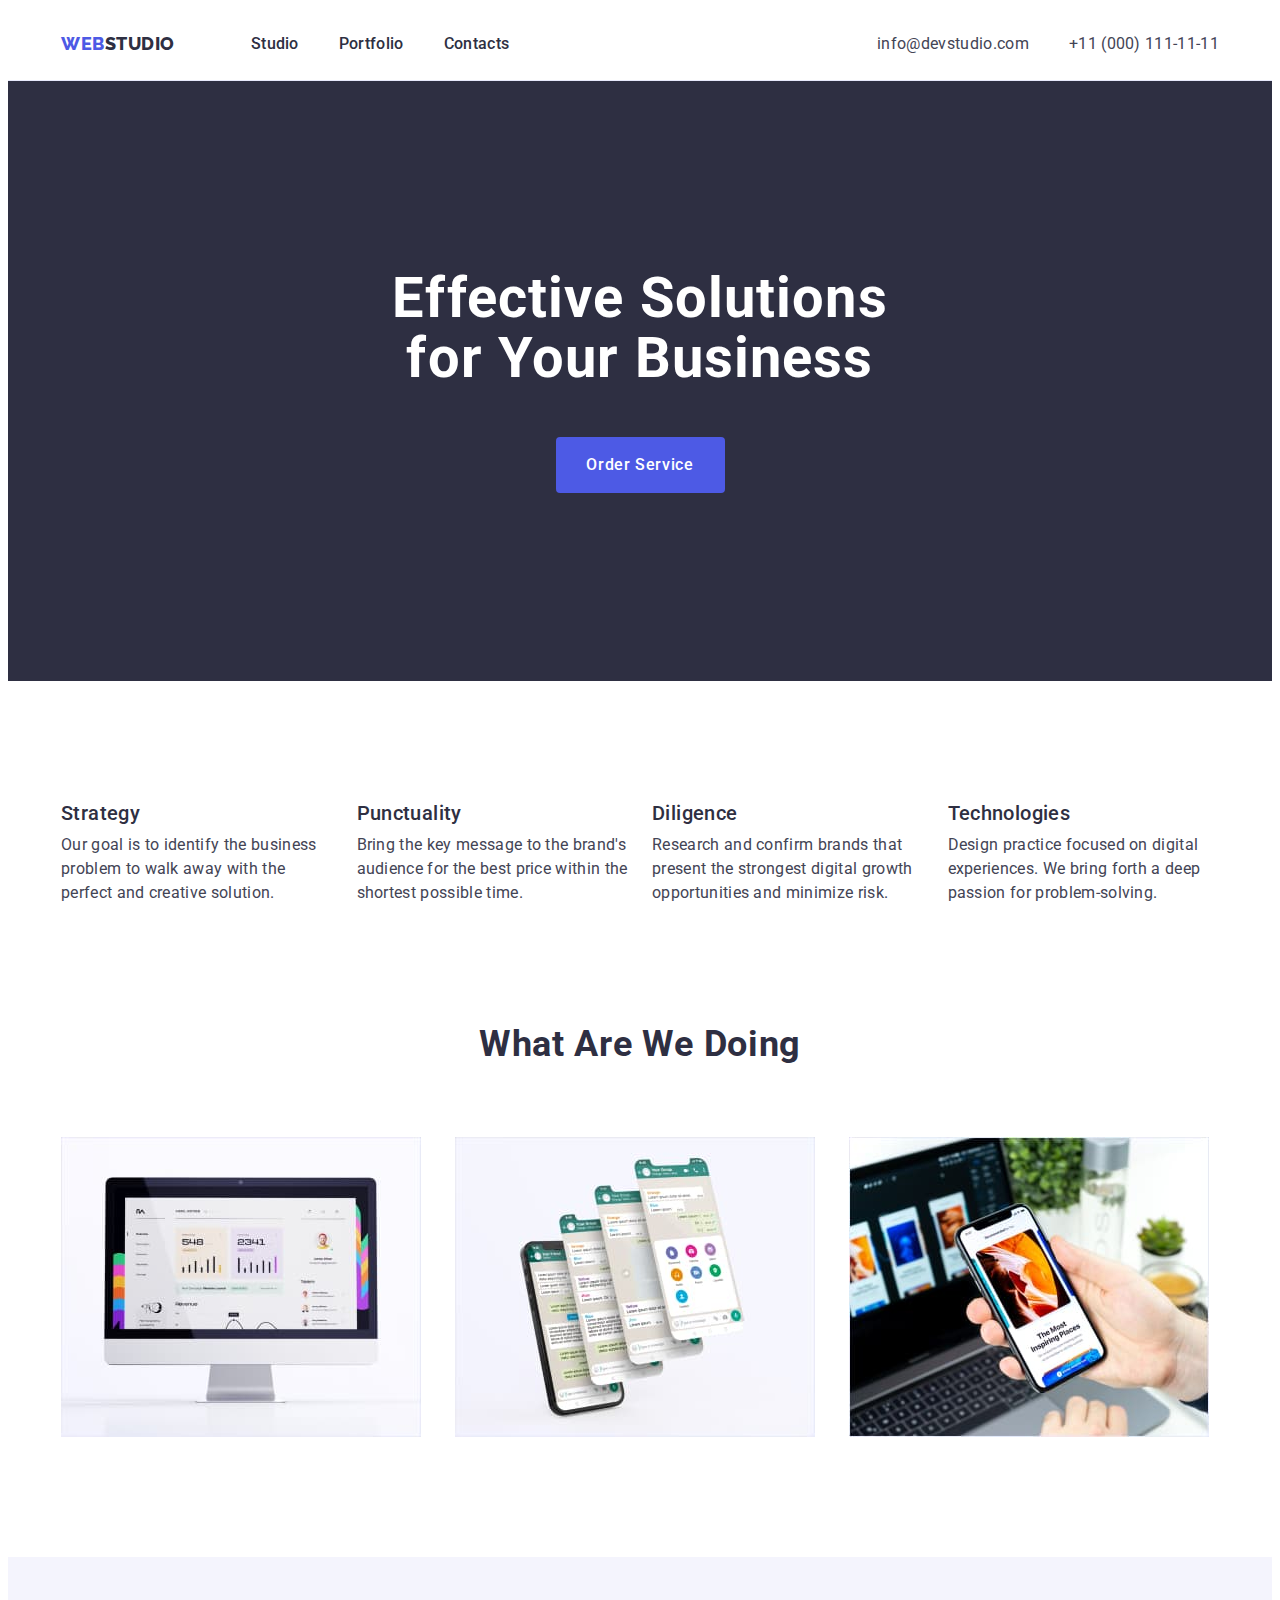
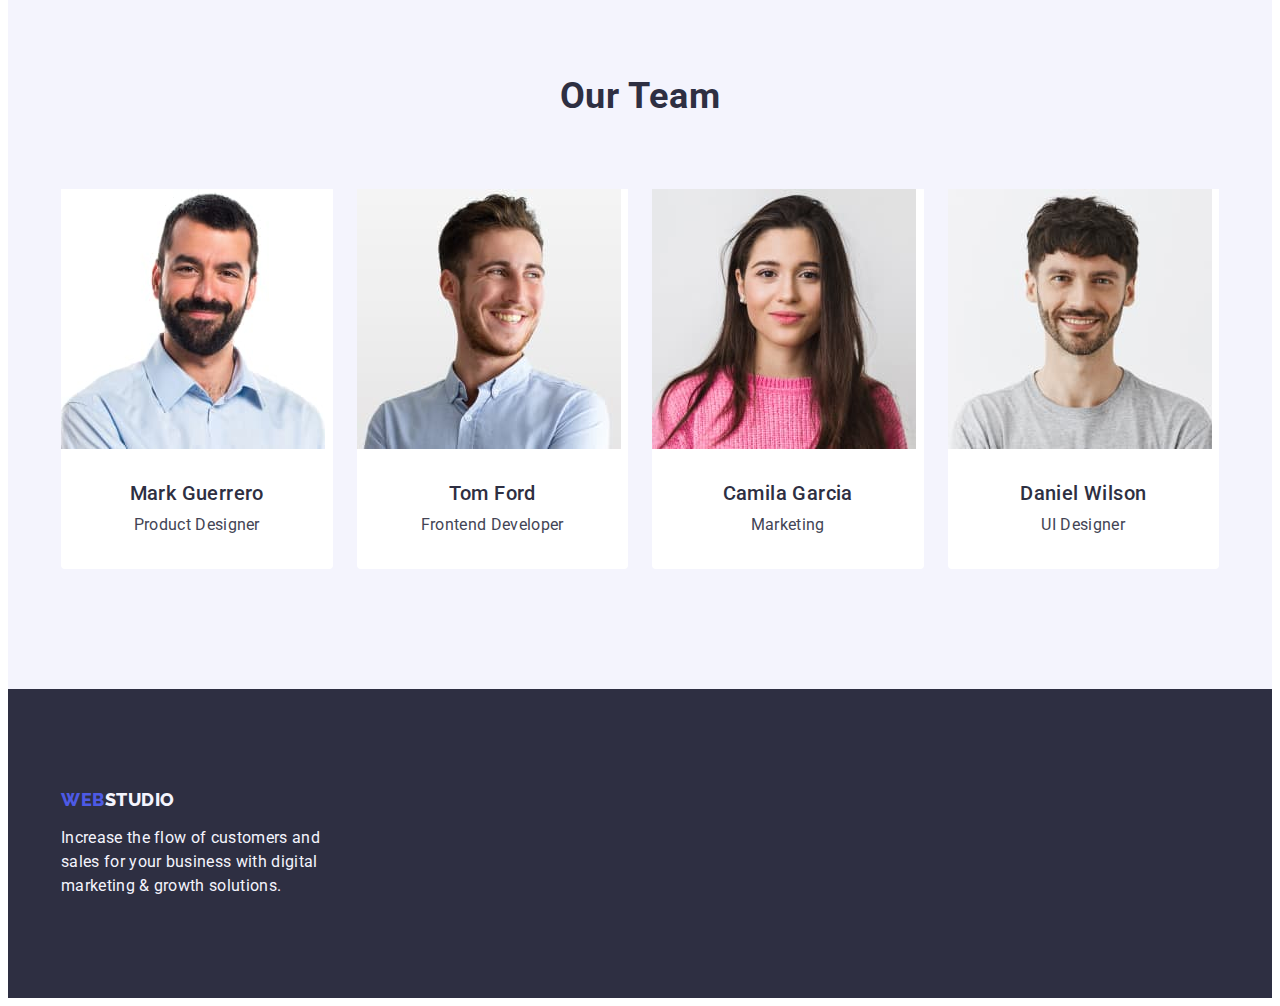
<file: index.html>
<!DOCTYPE html>
<html lang="en">
  <head>
    <meta charset="UTF-8" />
    <meta http-equiv="X-UA-Compatible" content="IE=edge" />
    <meta name="viewport" content="width=device-width, initial-scale=1.0" />
    <link rel="preconnect" href="https://fonts.googleapis.com" />
    <link rel="preconnect" href="https://fonts.gstatic.com" crossorigin />
    <link
      href="https://fonts.googleapis.com/css2?family=Raleway:wght@800&family=Roboto:wght@400;500;700&display=swap"
      rel="stylesheet"
    />
    <title>Web Studio</title>
    <link
      rel="stylesheet"
      href="https://cdnjs.cloudflare.com/ajax/libs/modern-normalize/2.0.0/modern-normalize.min.css"
      integrity="sha512-4xo8blKMVCiXpTaLzQSLSw3KFOVPWhm/TRtuPVc4WG6kUgjH6J03IBuG7JZPkcWMxJ5huwaBpOpnwYElP/m6wg=="
      crossorigin="anonymous"
      referrerpolicy="no-referrer"
    />
    <link rel="stylesheet" href="./css/styles.css" />
  </head>
  <body>
    <header class="header">
      <div class="container header-container">
        <nav class="header-nav">
          <a href="./index.html" class="header-logo link"
            >Web<span class="header-logo-dark">Studio</span></a
          >
          <ul class="header-menu list">
            <li class="header-menu-item">
              <a class="header-menu-link link" href="./index.html">Studio</a>
            </li>
            <li class="header-menu-item">
              <a href="./portfolio.html" class="header-menu-link link"
                >Portfolio</a
              >
            </li>
            <li class="header-menu-item">
              <a href="" class="header-menu-link link">Contacts</a>
            </li>
          </ul>
        </nav>
        <address class="address">
          <ul class="address-list list">
            <li class="address-list-item">
              <a href="mailto:info@devstudio.com" class="address-list-link link"
                >info@devstudio.com</a
              >
            </li>
            <li class="address-list-item">
              <a href="tel:+110001111111" class="address-list-link link"
                >+11 (000) 111-11-11</a
              >
            </li>
          </ul>
        </address>
      </div>
    </header>

    <main>
      <section class="hero">
        <div class="container hero-container">
          <h1 class="hero-title">Effective Solutions for Your Business</h1>
          <button class="hero-button button-active" type="button">
            Order Service
          </button>
        </div>
      </section>
      <section class="points">
        <div class="container">
          <h2 class="visually-hidden">main points</h2>
          <ul class="points-list list">
            <li class="points-list-item">
              <h3 class="points-list-item-title">Strategy</h3>
              <p class="points-list-item-paragraph">
                Our goal is to identify the business problem to walk away with
                the perfect and creative solution.
              </p>
            </li>
            <li class="points-list-item">
              <h3 class="points-list-item-title">Punctuality</h3>
              <p class="points-list-item-paragraph">
                Bring the key message to the brand's audience for the best price
                within the shortest possible time.
              </p>
            </li>
            <li class="points-list-item">
              <h3 class="points-list-item-title">Diligence</h3>
              <p class="points-list-item-paragraph">
                Research and confirm brands that present the strongest digital
                growth opportunities and minimize risk.
              </p>
            </li>
            <li class="points-list-item">
              <h3 class="points-list-item-title">Technologies</h3>
              <p class="points-list-item-paragraph">
                Design practice focused on digital experiences. We bring forth a
                deep passion for problem-solving.
              </p>
            </li>
          </ul>
        </div>
      </section>
      <section class="doing">
        <div class="container">
          <h2 class="doing-title">What are we doing</h2>
          <ul class="doing-list list">
            <li class="doing-list-item">
              <img
                src="./images/img1.jpg"
                alt="monitor"
                width="360"
                height="300"
              />
            </li>
            <li class="doing-list-item">
              <img
                src="./images/img2.jpg"
                alt="mobile phone with alot of windows"
                width="360"
                height="300"
              />
            </li>
            <li class="doing-list-item">
              <img
                src="./images/img3.jpg"
                alt="mobile phone in front of laptop"
                width="360"
                height="300"
              />
            </li>
          </ul>
        </div>
      </section>
      <section class="team">
        <div class="container">
          <h2 class="team-title">Our Team</h2>
          <ul class="team-list list">
            <li class="team-list-item">
              <img
                src="./images/team-card1.jpg"
                alt="Mark Guerrero photo"
                width="264"
                height="260"
              />
              <div class="team-tex">
                <h3 class="team-subtitle">Mark Guerrero</h3>
                <p class="team-paragraph">Product Designer</p>
              </div>
            </li>
            <li class="team-list-item">
              <img
                src="./images/team-card2.jpg"
                alt="Tom Ford photo"
                width="264"
                height="260"
              />
              <div class="team-tex">
                <h3 class="team-subtitle">Tom Ford</h3>
                <p class="team-paragraph">Frontend Developer</p>
              </div>
            </li>
            <li class="team-list-item">
              <img
                src="./images/team-card3.jpg"
                alt="Camila Garcia photo"
                width="264"
                height="260"
              />
              <div class="team-tex">
                <h3 class="team-subtitle">Camila Garcia</h3>
                <p class="team-paragraph">Marketing</p>
              </div>
            </li>
            <li class="team-list-item">
              <img
                src="./images/team-card4.jpg"
                alt="Daniel Wilson photo"
                width="264"
                height="260"
              />
              <div class="team-tex">
                <h3 class="team-subtitle">Daniel Wilson</h3>
                <p class="team-paragraph">UI Designer</p>
              </div>
            </li>
          </ul>
        </div>
      </section>
    </main>

    <footer class="footer">
      <div class="container">
        <a class="footer-logo link" href="./index.html"
          >Web<span class="footer-logo-white">Studio</span></a
        >
        <p class="footer-paragraph">
          Increase the flow of customers and sales for your business with
          digital marketing & growth solutions.
        </p>
      </div>
    </footer>
  </body>
</html>
</file>
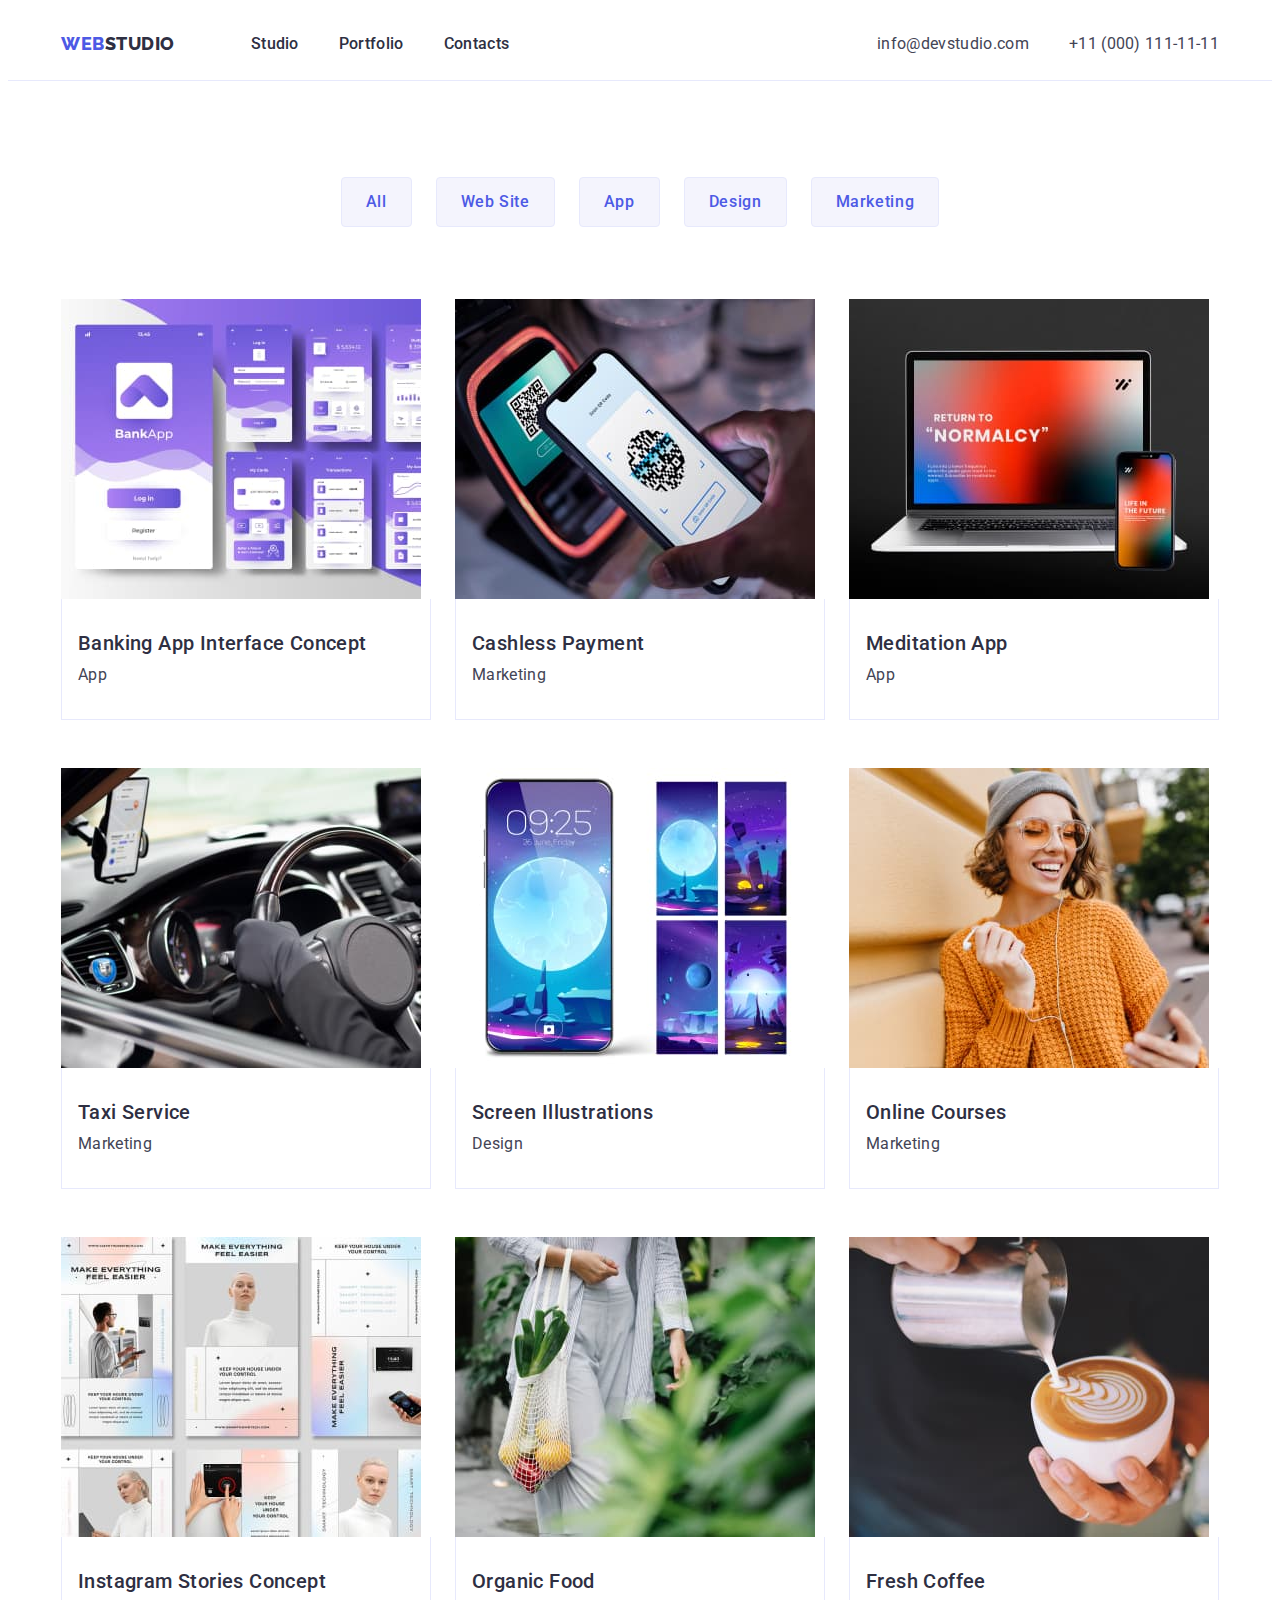
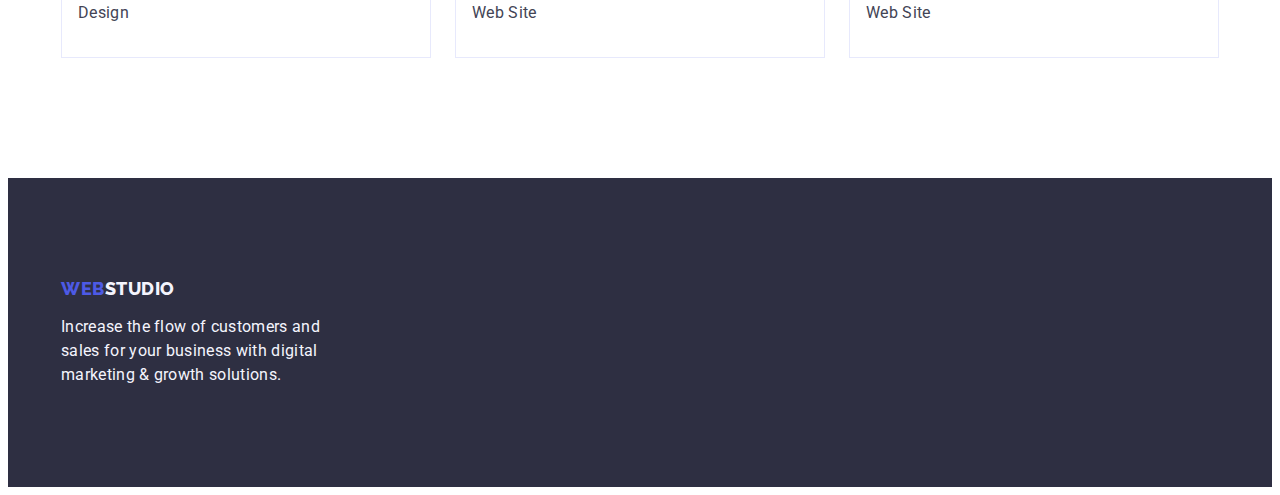
<file: portfolio.html>
<!DOCTYPE html>
<html lang="en">
  <head>
    <meta charset="UTF-8" />
    <meta http-equiv="X-UA-Compatible" content="IE=edge" />
    <meta name="viewport" content="width=device-width, initial-scale=1.0" />
    <link rel="preconnect" href="https://fonts.googleapis.com" />
    <link rel="preconnect" href="https://fonts.gstatic.com" crossorigin />
    <link
      href="https://fonts.googleapis.com/css2?family=Raleway:wght@800&family=Roboto:wght@400;500;700&display=swap"
      rel="stylesheet"
    />
    <title>Web Studio</title>
    <link
      rel="stylesheet"
      href="https://cdnjs.cloudflare.com/ajax/libs/modern-normalize/2.0.0/modern-normalize.min.css"
      integrity="sha512-4xo8blKMVCiXpTaLzQSLSw3KFOVPWhm/TRtuPVc4WG6kUgjH6J03IBuG7JZPkcWMxJ5huwaBpOpnwYElP/m6wg=="
      crossorigin="anonymous"
      referrerpolicy="no-referrer"
    />
    <link rel="stylesheet" href="./css/styles.css" />
  </head>
  <body>
    <header class="header">
      <div class="container header-container">
        <nav class="header-nav">
          <a href="./index.html" class="header-logo link"
            >Web<span class="header-logo-dark">Studio</span></a
          >
          <ul class="header-menu list">
            <li class="header-menu-item">
              <a class="header-menu-link link" href="./index.html">Studio</a>
            </li>
            <li class="header-menu-item">
              <a href="./portfolio.html" class="header-menu-link link"
                >Portfolio</a
              >
            </li>
            <li class="header-menu-item">
              <a href="" class="header-menu-link link">Contacts</a>
            </li>
          </ul>
        </nav>
        <address class="address">
          <ul class="address-list list">
            <li class="address-list-item">
              <a href="mailto:info@devstudio.com" class="address-list-link link"
                >info@devstudio.com</a
              >
            </li>
            <li class="address-list-item">
              <a href="tel:+110001111111" class="address-list-link link"
                >+11 (000) 111-11-11</a
              >
            </li>
          </ul>
        </address>
      </div>
    </header>
    <main>
      <section class="portfolio">
        <div class="container">
          <h1 class="visually-hidden">Portfolio</h1>
          <!-- button list -->
          <ul class="button-list list">
            <li>
              <button type="button" class="button-list-item button-active">
                All
              </button>
            </li>
            <li>
              <button type="button" class="button-list-item button-active">
                Web Site
              </button>
            </li>
            <li>
              <button type="button" class="button-list-item button-active">
                App
              </button>
            </li>
            <li>
              <button type="button" class="button-list-item button-active">
                Design
              </button>
            </li>
            <li>
              <button type="button" class="button-list-item button-active">
                Marketing
              </button>
            </li>
          </ul>

          <!-- portfolio list -->
          <ul class="portfolio-list list">
            <li class="portfolio-link">
              <a class="link img-link" href="">
                <img
                  src="./images/img-portfolio1.jpg"
                  alt="Banking App Interface"
                  width="360"
                  height="300"
                />
                <div class="portfolio-tex">
                  <h2 class="portfolio-link-title">
                    Banking App Interface Concept
                  </h2>
                  <p class="portfolio-link-paragraph">App</p>
                </div>
              </a>
            </li>
            <li class="portfolio-link">
              <a class="link" href="">
                <img
                  src="./images/img-portfolio2.jpg"
                  alt="Cashless Payment"
                  width="360"
                  height="300"
                />

                <div class="portfolio-tex">
                  <h2 class="portfolio-link-title">Cashless Payment</h2>
                  <p class="portfolio-link-paragraph">Marketing</p>
                </div>
              </a>
            </li>
            <li class="portfolio-link">
              <a class="link" href="">
                <img
                  src="./images/img-portfolio3.jpg"
                  alt="Meditation App"
                  width="360"
                  height="300"
                />

                <div class="portfolio-tex">
                  <h2 class="portfolio-link-title">Meditation App</h2>
                  <p class="portfolio-link-paragraph">App</p>
                </div>
              </a>
            </li>

            <li class="portfolio-link">
              <a class="link" href="">
                <img
                  src="./images/img-portfolio4.jpg"
                  alt="Taxi Service"
                  width="360"
                  height="300"
                />

                <div class="portfolio-tex">
                  <h2 class="portfolio-link-title">Taxi Service</h2>
                  <p class="portfolio-link-paragraph">Marketing</p>
                </div>
              </a>
            </li>
            <li class="portfolio-link">
              <a class="link" href="">
                <img
                  src="./images/img-portfolio5.jpg"
                  alt="Screen Illustrations"
                  width="360"
                  height="300"
                />
                <div class="portfolio-tex">
                  <h2 class="portfolio-link-title">Screen Illustrations</h2>
                  <p class="portfolio-link-paragraph">Design</p>
                </div>
              </a>
            </li>
            <li class="portfolio-link">
              <a class="link" href="">
                <img
                  src="./images/img-portfolio6.jpg"
                  alt="Online Courses"
                  width="360"
                  height="300"
                />
                <div class="portfolio-tex">
                  <h2 class="portfolio-link-title">Online Courses</h2>
                  <p class="portfolio-link-paragraph">Marketing</p>
                </div>
              </a>
            </li>

            <li class="portfolio-link">
              <a class="link" href="">
                <img
                  src="./images/img-portfolio7.jpg"
                  alt="Instagram Stories
              Concept"
                  width="360"
                  height="300"
                />

                <div class="portfolio-tex">
                  <h2 class="portfolio-link-title">
                    Instagram Stories Concept
                  </h2>
                  <p class="portfolio-link-paragraph">Design</p>
                </div>
              </a>
            </li>
            <li class="portfolio-link">
              <a class="link" href="">
                <img
                  src="./images/img-portfolio8.jpg"
                  alt="Organic Food"
                  width="360"
                  height="300"
                />

                <div class="portfolio-tex">
                  <h2 class="portfolio-link-title">Organic Food</h2>
                  <p class="portfolio-link-paragraph">Web Site</p>
                </div>
              </a>
            </li>
            <li class="portfolio-link">
              <a class="link" href="">
                <img
                  src="./images/img-portfolio9.jpg"
                  alt="Fresh Coffee"
                  width="360"
                  height="300"
                />

                <div class="portfolio-tex">
                  <h2 class="portfolio-link-title">Fresh Coffee</h2>
                  <p class="portfolio-link-paragraph">Web Site</p>
                </div>
              </a>
            </li>
          </ul>
        </div>
      </section>
    </main>

    <footer class="footer">
      <div class="container">
        <a class="footer-logo link" href="./index.html"
          >Web<span class="footer-logo-white">Studio</span></a
        >
        <p class="footer-paragraph">
          Increase the flow of customers and sales for your business with
          digital marketing & growth solutions.
        </p>
      </div>
    </footer>
  </body>
</html>
</file>
<file: css/styles.css>
:root {
  --iris: #4d5ae5;
  --ocean: #404bbf;
  --navy-blue: #2e2f42;
  --green: #31d0aa;
  --slate: #434455;
  --lite-slate: #8e8f99;
  --corn-flower: #e7e9fc;
  --cloud: #f4f4fd;
  --white: #ffffff;
  --dairy: #fcfcfc;
}
body {
  font-family: "Roboto", sans-serif;
  color: var(--slate);
  background-color: var(--white);
}

p,
h1,
h2,
h3,
h4,
h5,
h6 {
  margin-top: 0;
  margin-bottom: 0;
}
ul {
  margin-top: 0;
  margin-bottom: 0;
  padding-left: 0;
}
img {
  display: block;
  max-width: 100%;
  height: auto;
}
main {
  flex-grow: 1;
}
.link {
  text-decoration: none;
}
.link:is(:hover, :focus) {
  color: var(--ocean);
}
.list {
  list-style-type: none;
}
/* header------------ */

.container {
  width: 100%;
  max-width: 1158px;
  padding: 0 15px 0 15px;
  margin: 0 auto;
}
header {
  border-bottom: 1px solid #e7e9fc;
}
.header-container {
  display: flex;
}
.header-nav {
  display: flex;
  flex-grow: 1;
  align-items: center;
}
.header-logo {
  font-family: "Raleway", sans-serif;
  font-weight: 800;
  font-size: 18px;
  line-height: 1.17;
  letter-spacing: 0.03em;
  text-transform: uppercase;
  color: var(--iris);
  margin-right: 76px;
}
.header-logo-dark {
  color: var(--navy-blue);
}
.header-menu {
  display: flex;
  gap: 40px;
}
.header-menu-link {
  padding: 24px 0;
  font-weight: 500;
  font-size: 16px;
  line-height: 1.5;
  letter-spacing: 0.02em;
  color: var(--navy-blue);
  display: block;
  padding-top: 24px;
  padding-bottom: 24px;
}
.address {
  font-style: normal;
}
.address-list {
  display: flex;
  gap: 40px;
}
.address-list-link {
  font-size: 16px;
  line-height: 1.5;
  letter-spacing: 0.02em;
  color: var(--slate);
  display: block;
  padding-top: 24px;
  padding-bottom: 24px;
}

/* --------main--------------- */

/** hero---- */
.hero {
  background-color: var(--navy-blue);
  padding: 188px 0;
}

.hero-title {
  display: block;
  text-align: center;
  font-size: 56px;
  line-height: 1.07;
  letter-spacing: 0.02em;
  color: var(--white);
  max-width: 496px;
  margin-left: auto;
  margin-right: auto;
  margin-bottom: 48px;
}
.hero-button {
  font-family: "Roboto", sans-serif;
  font-weight: 500;
  font-size: 16px;
  line-height: 1.5;
  letter-spacing: 0.04em;
  color: var(--white);
  background: var(--iris);
  border: #4d5ae5;
  text-align: center;
  border-radius: 4px;
  display: block;
  min-width: 169px;
  height: 56px;
  border: none;
  margin: 0 auto;
}
.button-active:is(:hover, :focus) {
  background: var(--ocean);
  color: var(--white);
  border: 1px solid transparent;
}
.button-active {
  cursor: pointer;
}
/** points---- */
.points {
  padding: 120px 0;
}
.visually-hidden {
  position: absolute;
  width: 1px;
  height: 1px;
  margin: -1px;
  border: 0;
  padding: 0;
  white-space: nowrap;
  clip-path: inset(100%);
  clip: rect(0 0 0 0);
  overflow: hidden;
}
.points-list {
  display: flex;
  gap: 24px;
}
.points-list-item {
  width: calc((100% - 72px) / 4);
}
.points-list-item-title {
  font-weight: 500;
  font-size: 20px;
  line-height: 1.2;
  letter-spacing: 0.02em;
  color: var(--navy-blue);
  margin-bottom: 8px;
}
.points-list-item-paragraph {
  font-size: 16px;
  line-height: 1.5;
  letter-spacing: 0.02em;
}
/** doing---- */
.doing {
  padding-bottom: 120px;
}
.doing-list {
  display: flex;
  gap: 24px;
}
.doing-list-item {
  width: calc((100% - 48px) / 3);
}
.doing-title {
  font-size: 36px;
  line-height: 1.11;
  letter-spacing: 0.02em;
  text-transform: capitalize;
  color: var(--navy-blue);
  text-align: center;
  margin: 0 auto;
  margin-bottom: 72px;
}
/** our team---- */
.team {
  background-color: var(--cloud);
  margin: 0 auto;
  padding: 120px 0;
}
.team-title {
  font-size: 36px;
  line-height: 1.11;
  letter-spacing: 0.02em;
  text-transform: capitalize;
  color: var(--navy-blue);
  text-align: center;
  margin-bottom: 72px;
  margin-left: auto;
  margin-right: auto;
}
.team-list {
  display: flex;
  gap: 24px;
}
.team-list-item {
  background-color: var(--white);
  width: calc((100% - 72px) / 4);
  border-radius: 0px 0px 4px 4px;
}
.team-tex {
  padding: 32px 16px;
}
.team-subtitle {
  font-family: "Roboto";
  font-style: normal;
  font-weight: 500;
  font-size: 20px;
  line-height: 1.2;
  letter-spacing: 0.02em;
  color: var(--navy-blue);
  margin-bottom: 8px;
  text-align: center;
}
.team-paragraph {
  font-family: "Roboto";
  font-style: normal;
  font-weight: 400;
  font-size: 16px;
  line-height: 1.5;
  letter-spacing: 0.02em;
  text-align: center;
}
/* main portfolio---------------- */
.portfolio {
  padding-top: 96px;
  padding-bottom: 120px;
}
/** button list--- */
.button-list {
  display: flex;
  justify-content: center;
  align-items: center;
  gap: 24px;
  margin-bottom: 72px;
}
.button-list-item {
  font-family: "Roboto", sans-serif;
  font-weight: 500;
  font-size: 16px;
  line-height: 1.5;
  letter-spacing: 0.04em;
  color: var(--iris);
  background: var(--cloud);
  padding: 12px 24px;
  border-radius: 4px;
  border: 1px solid #e7e9fc;
}
/* portfolio list----- */

.portfolio-list {
  display: flex;
  column-gap: 24px;
  row-gap: 48px;
  flex-wrap: wrap;
}
.portfolio-link {
  width: calc((100% - 48px) / 3);
  padding-left: 0;
}
.portfolio-tex {
  padding: 32px 16px;
  border: 1px solid var(--corn-flower);
  border-top: none;
}
.portfolio-link-title {
  font-weight: 500;
  font-size: 20px;
  line-height: 1.2;
  letter-spacing: 0.02em;
  color: var(--navy-blue);
  margin-bottom: 8px;
  text-align: left;
}
.portfolio-link-paragraph {
  font-size: 16px;
  line-height: 1.5;
  letter-spacing: 0.02em;
  color: var(--slate);
  text-align: left;
}
/* footer--------------------- */
.footer {
  background-color: var(--navy-blue);
  padding-top: 100px;
  padding-bottom: 100px;
}
.footer-logo {
  font-family: "Raleway", sans-serif;
  font-weight: 800;
  font-size: 18px;
  line-height: 1.17;
  letter-spacing: 0.03em;
  text-transform: uppercase;
  color: var(--iris);
  display: flex;
  margin-bottom: 16px;
  display: inline-block;
}
.footer-logo-white {
  color: var(--cloud);
}
.footer-paragraph {
  font-size: 16px;
  line-height: 1.5;
  letter-spacing: 0.02em;
  color: var(--cloud);
  max-width: 264px;
}
</file>
